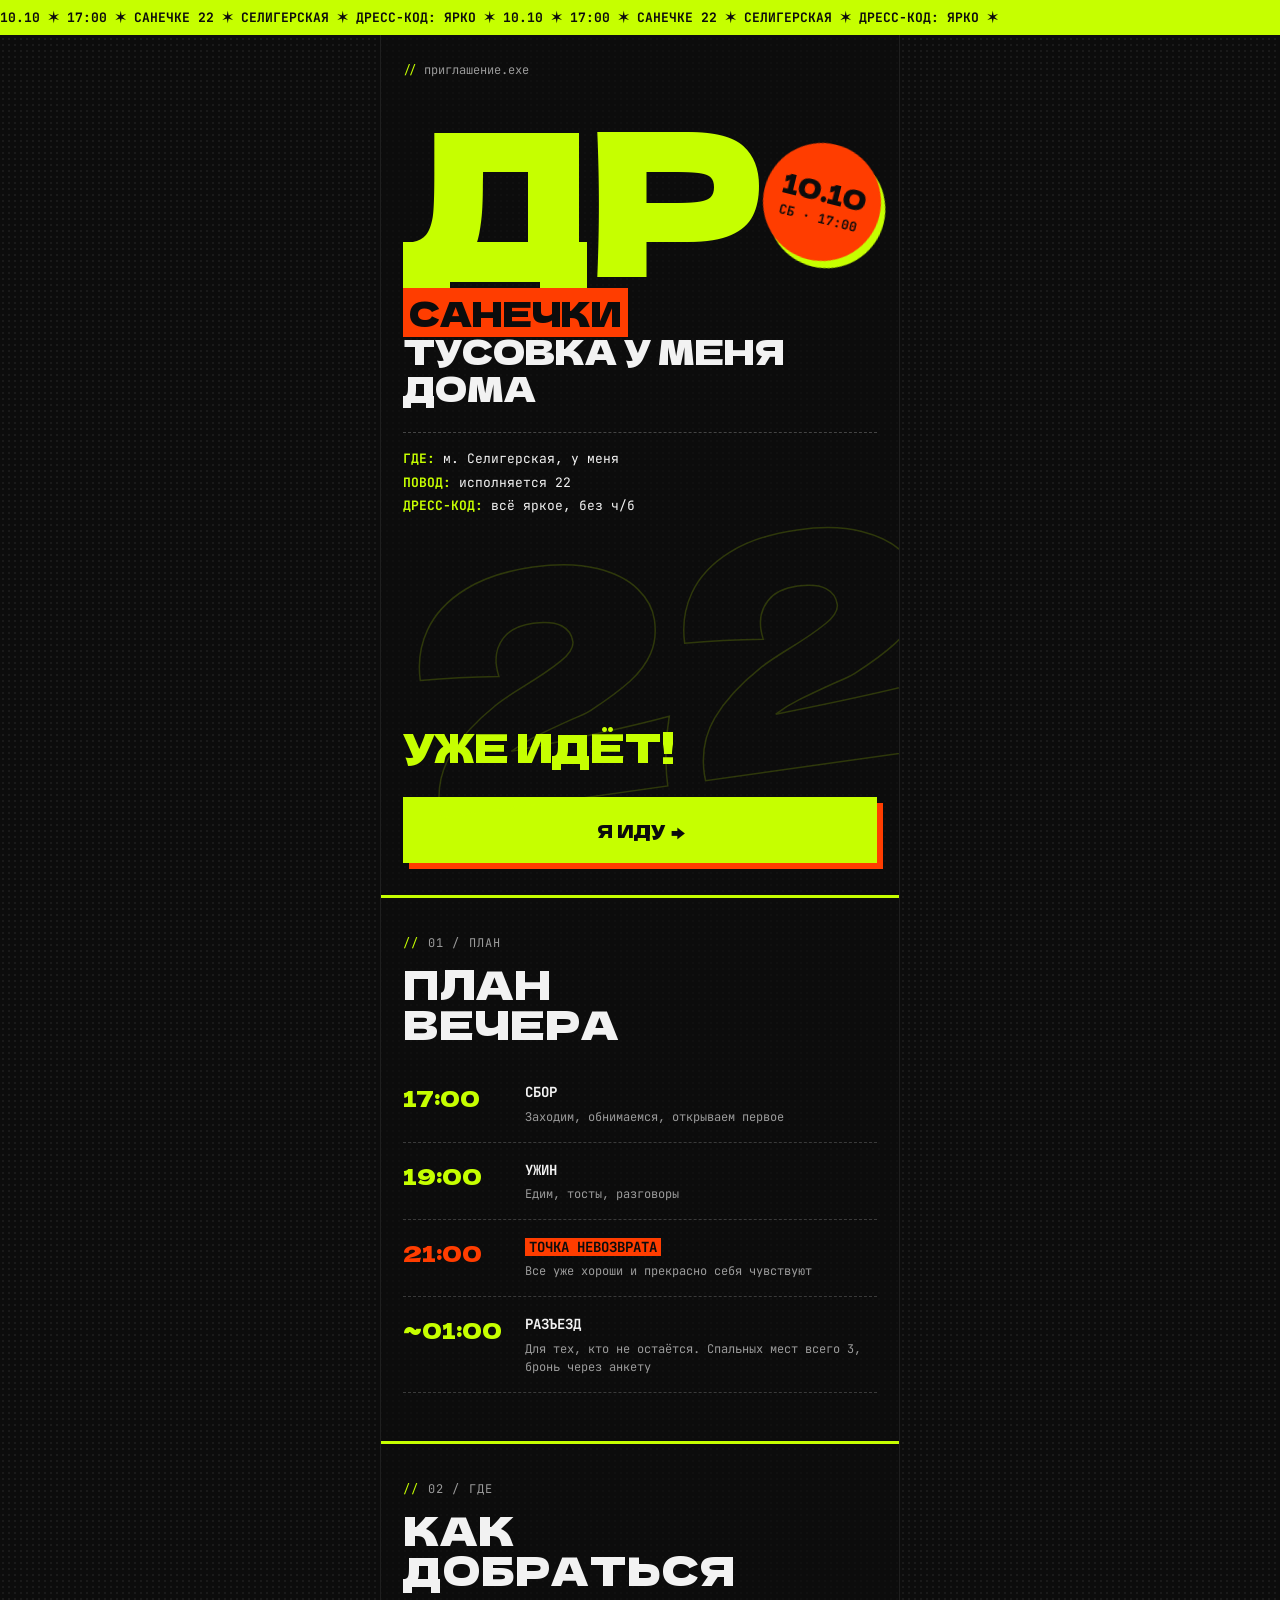
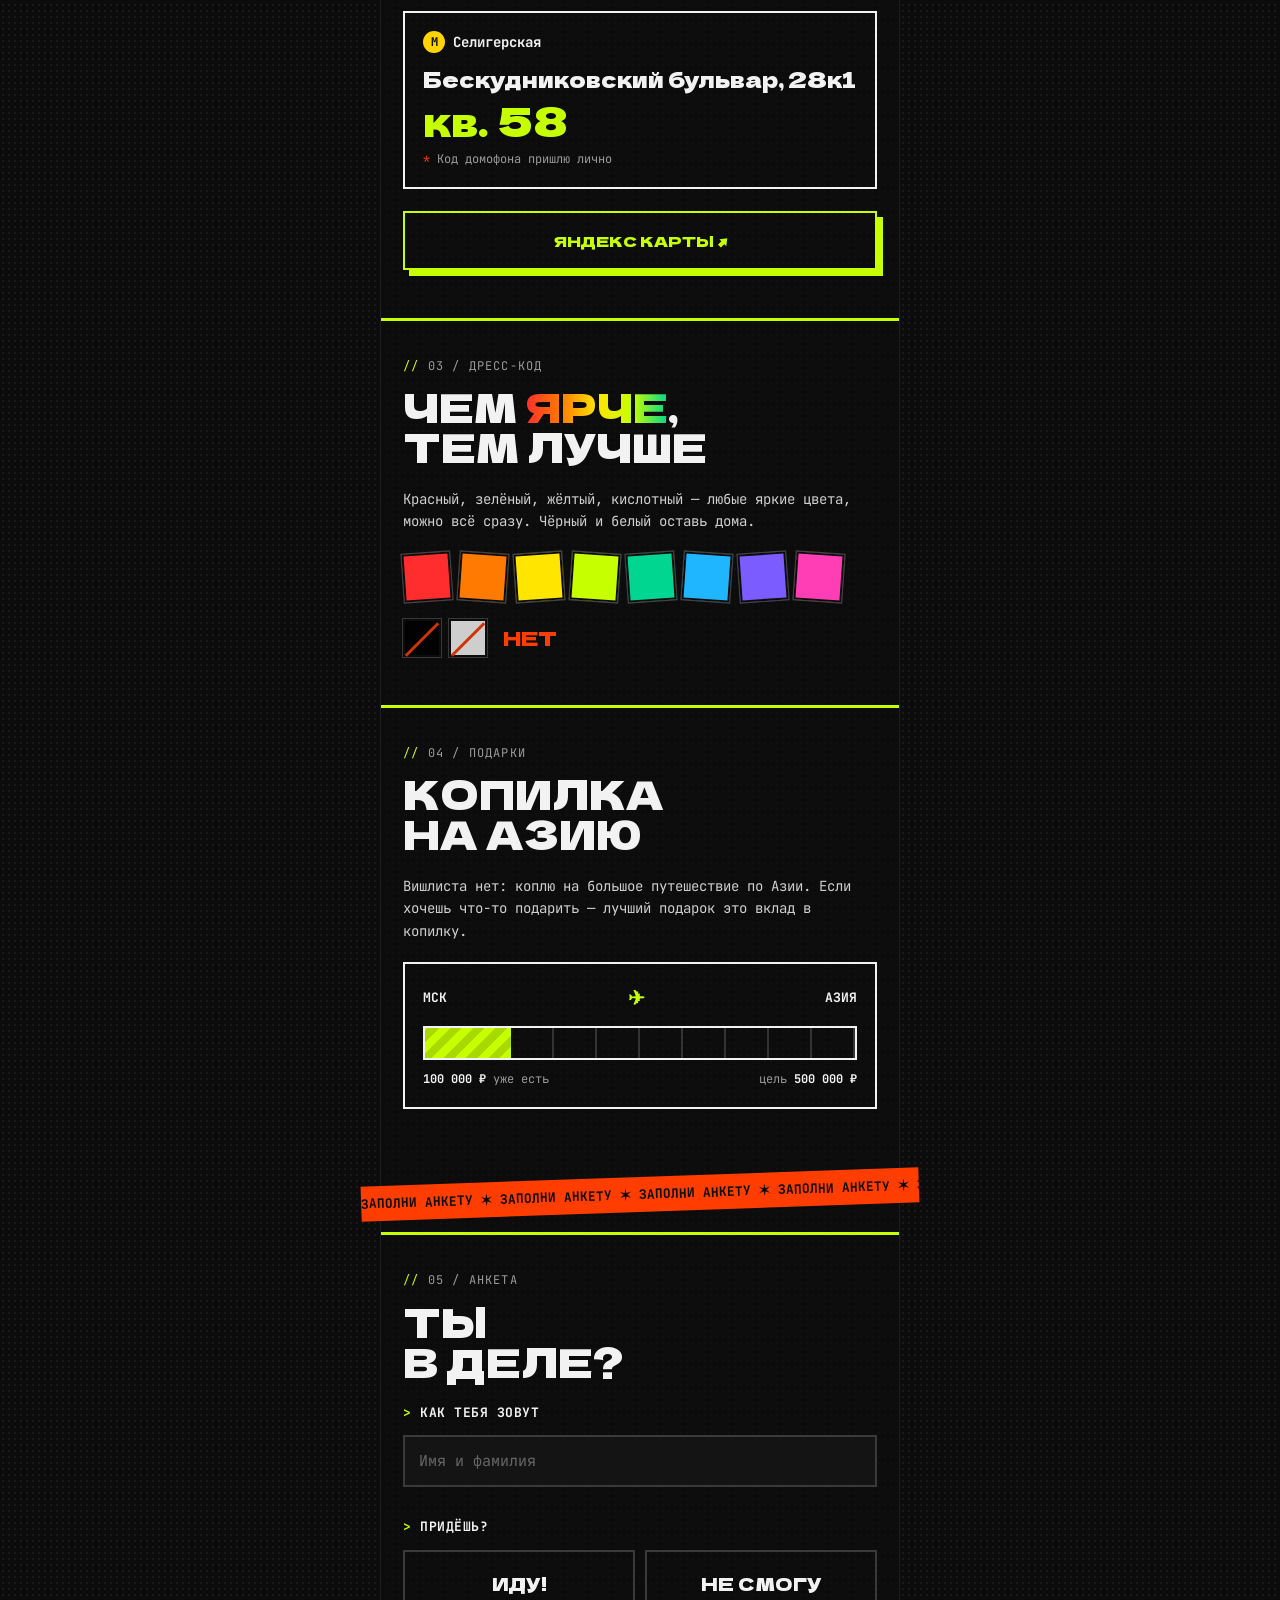
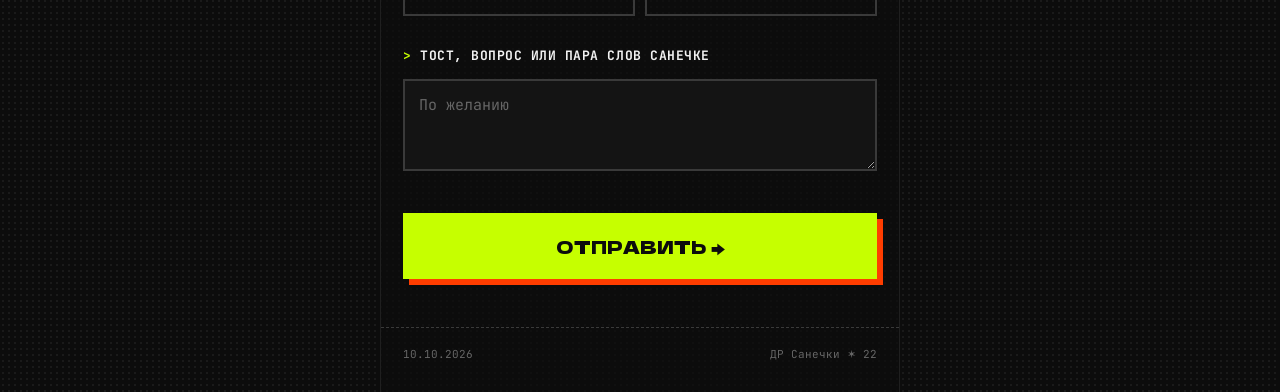
<file: index.html>
<!doctype html>
<html lang="ru">
<head>
  <meta charset="utf-8">
  <meta name="viewport" content="width=device-width, initial-scale=1, viewport-fit=cover">
  <title>ДР Санечки · 10.10</title>
  <meta name="description" content="Санечке 22. Тусовка 10 октября в 17:00, м. Селигерская.">
  <meta name="theme-color" content="#0c0c0c">
  <link rel="icon" href="data:image/svg+xml,<svg xmlns='http://www.w3.org/2000/svg' viewBox='0 0 100 100'><rect width='100' height='100' fill='%23c6ff00'/><text x='50' y='72' font-size='60' text-anchor='middle' font-family='Arial Black' fill='%230c0c0c'>22</text></svg>">
  <link rel="preconnect" href="https://fonts.googleapis.com">
  <link rel="preconnect" href="https://fonts.gstatic.com" crossorigin>
  <link href="https://fonts.googleapis.com/css2?family=Dela+Gothic+One&family=JetBrains+Mono:wght@400;700&display=swap" rel="stylesheet">
  <link rel="stylesheet" href="styles.css?v=5">
</head>
<body>

<div class="marquee" aria-hidden="true">
  <div class="marquee-track">
    <span>10.10 ✶ 17:00 ✶ САНЕЧКЕ 22 ✶ СЕЛИГЕРСКАЯ ✶ ДРЕСС-КОД: ЯРКО ✶&nbsp;</span>
    <span>10.10 ✶ 17:00 ✶ САНЕЧКЕ 22 ✶ СЕЛИГЕРСКАЯ ✶ ДРЕСС-КОД: ЯРКО ✶&nbsp;</span>
  </div>
</div>

<main class="wrap">

  <!-- HERO -->
  <section class="hero">
    <div class="bg22" aria-hidden="true">22</div>
    <p class="tag">приглашение.exe</p>
    <h1 class="dr">ДР</h1>
    <p class="dr2"><em>Санечки</em><br>тусовка у меня дома</p>
    <div class="sticker" aria-hidden="true"><div>10.10<small>СБ · 17:00</small></div></div>

    <dl class="info">
      <div><dt>ГДЕ:</dt><dd>м. Селигерская, у меня</dd></div>
      <div><dt>ПОВОД:</dt><dd>исполняется 22</dd></div>
      <div><dt>ДРЕСС-КОД:</dt><dd>всё яркое, без ч/б</dd></div>
    </dl>

    <div class="count" id="count" aria-label="До вечеринки осталось">
      <div class="count-nums">
        <span data-d>00</span><span class="sep">:</span><span data-h>00</span><span class="sep">:</span><span data-m>00</span><span class="sep">:</span><span data-s>00</span>
      </div>
      <div class="count-l"><span>ДНИ</span><span>ЧАСЫ</span><span>МИН</span><span>СЕК</span></div>
    </div>

    <a class="btn" href="#rsvp">Я иду →</a>
  </section>

  <!-- 01 PLAN -->
  <section class="sec reveal">
    <p class="num">01 / план</p>
    <h2>План<br>вечера</h2>
    <div class="ev"><div class="t">17:00</div><div><div class="n">Сбор</div><div class="d">Заходим, обнимаемся, открываем первое</div></div></div>
    <div class="ev"><div class="t">19:00</div><div><div class="n">Ужин</div><div class="d">Едим, тосты, разговоры</div></div></div>
    <div class="ev hot"><div class="t">21:00</div><div><div class="n">Точка невозврата</div><div class="d">Все уже хороши и прекрасно себя чувствуют</div></div></div>
    <div class="ev"><div class="t">~01:00</div><div><div class="n">Разъезд</div><div class="d">Для тех, кто не остаётся. Спальных мест всего 3, бронь через анкету</div></div></div>
  </section>

  <!-- 02 WHERE -->
  <section class="sec reveal">
    <p class="num">02 / где</p>
    <h2>Как<br>добраться</h2>
    <div class="addr">
      <div class="metro"><span class="m">М</span> Селигерская</div>
      <p class="street">Бескудниковский бульвар, 28к1</p>
      <p class="flat">кв. 58</p>
      <p class="note">Код домофона пришлю лично</p>
    </div>
    <a class="btn btn-ghost" href="https://yandex.ru/maps/?text=%D0%91%D0%B5%D1%81%D0%BA%D1%83%D0%B4%D0%BD%D0%B8%D0%BA%D0%BE%D0%B2%D1%81%D0%BA%D0%B8%D0%B9%20%D0%B1%D1%83%D0%BB%D1%8C%D0%B2%D0%B0%D1%80%2C%2028%D0%BA1%2C%20%D0%9C%D0%BE%D1%81%D0%BA%D0%B2%D0%B0&ll=37.557385%2C55.868789&z=17" target="_blank" rel="noopener">Яндекс Карты ↗</a>
  </section>

  <!-- 03 DRESS CODE -->
  <section class="sec reveal">
    <p class="num">03 / дресс-код</p>
    <h2>Чем <span class="rainbow">ярче</span>,<br>тем лучше</h2>
    <p class="lead">Красный, зелёный, жёлтый, кислотный — любые яркие цвета, можно всё сразу. Чёрный и белый оставь дома.</p>
    <div class="swatches yes">
      <span style="--c:#ff2d2d"></span><span style="--c:#ff7a00"></span><span style="--c:#ffe500"></span><span style="--c:#c6ff00"></span><span style="--c:#00d68f"></span><span style="--c:#1fb6ff"></span><span style="--c:#7a5cff"></span><span style="--c:#ff3db4"></span>
    </div>
    <div class="swatches no">
      <span style="--c:#000"></span><span style="--c:#fff"></span><b>НЕТ</b>
    </div>
  </section>

  <!-- 04 GIFTS -->
  <section class="sec reveal">
    <p class="num">04 / подарки</p>
    <h2>Копилка<br>на Азию</h2>
    <p class="lead">Вишлиста нет: коплю на большое путешествие по Азии. Если хочешь что-то подарить — лучший подарок это вклад в копилку.</p>
    <div class="bank" id="bank">
      <div class="route"><span>МСК</span><span class="plane">✈</span><span>АЗИЯ</span></div>
      <div class="bar"><div class="fill"></div></div>
      <div class="bank-nums">
        <span><b id="bankNow">100 000 ₽</b> уже есть</span>
        <span>цель <b id="bankGoal">500 000 ₽</b></span>
      </div>
    </div>
  </section>

  <div class="marquee marquee-alt" aria-hidden="true">
    <div class="marquee-track reverse">
      <span>ЗАПОЛНИ АНКЕТУ ✶ ЗАПОЛНИ АНКЕТУ ✶ ЗАПОЛНИ АНКЕТУ ✶ ЗАПОЛНИ АНКЕТУ ✶&nbsp;</span>
      <span>ЗАПОЛНИ АНКЕТУ ✶ ЗАПОЛНИ АНКЕТУ ✶ ЗАПОЛНИ АНКЕТУ ✶ ЗАПОЛНИ АНКЕТУ ✶&nbsp;</span>
    </div>
  </div>

  <!-- 05 RSVP -->
  <section class="sec" id="rsvp">
    <p class="num">05 / анкета</p>
    <h2>Ты<br>в деле?</h2>

    <form id="form" novalidate>
      <div class="field">
        <label class="q" for="name">Как тебя зовут</label>
        <input class="input" id="name" name="name" type="text" autocomplete="name" placeholder="Имя и фамилия" maxlength="100" required>
      </div>

      <fieldset class="field">
        <legend class="q">Придёшь?</legend>
        <div class="toggle2">
          <label><input type="radio" name="attending" value="yes"><span>Иду!</span></label>
          <label><input type="radio" name="attending" value="no"><span>Не смогу</span></label>
        </div>
      </fieldset>

      <div id="attendBlock" hidden>

        <div class="field">
          <label class="chk"><input type="checkbox" id="plusOne"><span>Приду не один(а) · +1</span></label>
          <input class="input sub-input" id="plusOneName" type="text" placeholder="Имя спутника" maxlength="100" hidden>
        </div>

        <fieldset class="field">
          <legend class="q">Во сколько примерно будешь</legend>
          <div class="chips">
            <label><input type="radio" name="arrival" value="17:00"><span>К 17:00</span></label>
            <label><input type="radio" name="arrival" value="19:00"><span>К ужину, 19:00</span></label>
            <label><input type="radio" name="arrival" value="21:00"><span>К точке невозврата</span></label>
            <label><input type="radio" name="arrival" value="late"><span>Поздно, но приду</span></label>
          </div>
        </fieldset>

        <fieldset class="field">
          <legend class="q">Что пьёшь</legend>
          <p class="hint">Можно выбрать несколько</p>
          <div id="drinks"></div>
          <label class="chk row"><input type="checkbox" id="noAlcohol"><span>Не пью алкоголь</span></label>
          <label class="chk row"><input type="checkbox" id="drinkCustomOn"><span>Свой вариант</span></label>
          <input class="input sub-input" id="drinkCustom" type="text" placeholder="Напиши, что принести" maxlength="200" hidden>
        </fieldset>

        <fieldset class="field">
          <legend class="q">Еда</legend>
          <label class="chk row"><input type="checkbox" id="foodAny"><span>Всё равно, съем что будет</span></label>
          <label class="chk row"><input type="checkbox" name="food" value="Вегетарианец"><span>Вегетарианец</span></label>
          <label class="chk row"><input type="checkbox" name="food" value="Не ем свинину"><span>Не ем свинину</span></label>
          <label class="chk row"><input type="checkbox" name="food" value="Без глютена"><span>Без глютена</span></label>
          <input class="input" id="allergies" type="text" placeholder="Аллергии или что не ешь" maxlength="300">
        </fieldset>

        <div class="field">
          <p class="q">Ночёвка</p>
          <label class="chk row" id="sleepLabel"><input type="checkbox" id="sleepover"><span>Останусь на ночь</span></label>
          <p class="hint"><span class="spots" id="spotsLeft">3</span> из 3 спальных мест свободно</p>
        </div>

        <div class="field">
          <label class="q" for="track">Какой трек поставить</label>
          <input class="input" id="track" type="text" placeholder="Исполнитель — трек" maxlength="200">
        </div>

        <div class="field">
          <label class="q" for="level">Уровень тусовки, на который настроен(а)</label>
          <div class="level">
            <div class="level-num" id="levelNum">7</div>
            <div class="level-cap" id="levelCap"></div>
          </div>
          <input class="range" id="level" type="range" min="1" max="10" value="7">
          <div class="range-l"><span>чай и разговоры</span><span>проснусь в ванной</span></div>
        </div>
      </div>

      <div class="field">
        <label class="q" for="message">Тост, вопрос или пара слов Санечке</label>
        <textarea class="input" id="message" rows="3" maxlength="1000" placeholder="По желанию"></textarea>
      </div>

      <p class="error" id="error" role="alert" hidden></p>
      <button class="btn" type="submit" id="submit">Отправить →</button>
    </form>

    <div class="done" id="done" hidden>
      <div class="done-big">ЕСТЬ!</div>
      <p class="done-text" id="doneText"></p>
      <button class="btn btn-ghost" type="button" id="edit">Изменить ответ</button>
    </div>
  </section>

  <footer class="foot">
    <span>10.10.2026</span><span>ДР Санечки ✶ 22</span>
  </footer>
</main>

<script src="config.js?v=5"></script>
<script src="app.js?v=5"></script>
</body>
</html>
</file>
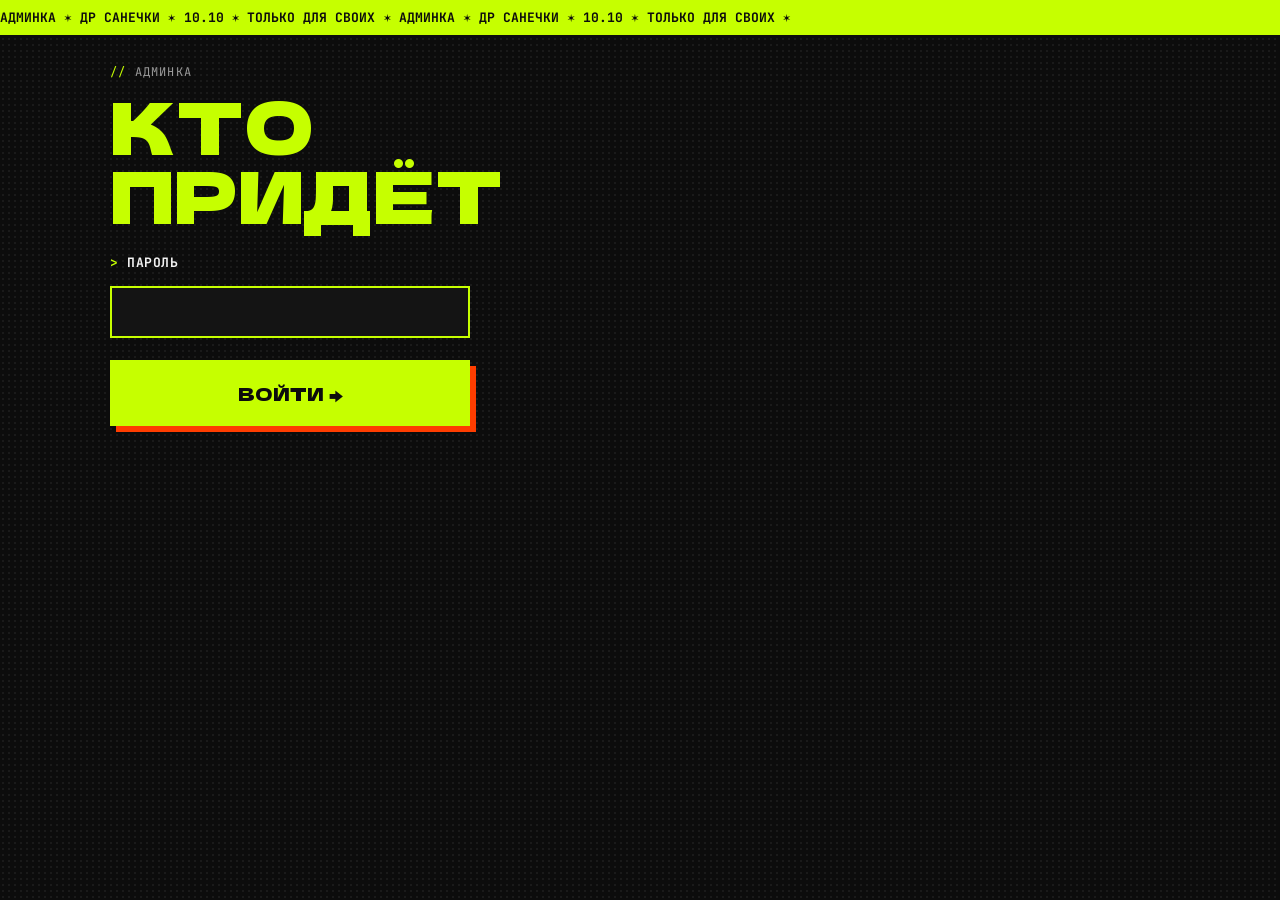
<file: admin.html>
<!doctype html>
<html lang="ru">
<head>
  <meta charset="utf-8">
  <meta name="viewport" content="width=device-width, initial-scale=1, viewport-fit=cover">
  <meta name="robots" content="noindex, nofollow">
  <title>Админка · ДР Санечки</title>
  <meta name="theme-color" content="#0c0c0c">
  <link rel="preconnect" href="https://fonts.googleapis.com">
  <link rel="preconnect" href="https://fonts.gstatic.com" crossorigin>
  <link href="https://fonts.googleapis.com/css2?family=Dela+Gothic+One&family=JetBrains+Mono:wght@400;700&display=swap" rel="stylesheet">
  <link rel="stylesheet" href="styles.css?v=5">
  <link rel="stylesheet" href="admin.css?v=5">
</head>
<body>

<div class="marquee" aria-hidden="true">
  <div class="marquee-track">
    <span>АДМИНКА ✶ ДР САНЕЧКИ ✶ 10.10 ✶ ТОЛЬКО ДЛЯ СВОИХ ✶&nbsp;</span>
    <span>АДМИНКА ✶ ДР САНЕЧКИ ✶ 10.10 ✶ ТОЛЬКО ДЛЯ СВОИХ ✶&nbsp;</span>
  </div>
</div>

<main class="adm">
  <header class="adm-head">
    <div>
      <p class="num">админка</p>
      <h1>Кто<br>придёт</h1>
    </div>
    <div class="adm-actions" id="actions" hidden>
      <button class="mini" id="refresh" type="button">↻ Обновить</button>
      <a class="mini ghost" id="sheetLink" href="#" target="_blank" rel="noopener" hidden>Таблица ↗</a>
      <button class="mini ghost" id="logout" type="button">Выйти</button>
    </div>
  </header>

  <p class="demo" id="demo" hidden>ДЕМО-ДАННЫЕ · таблица ещё не подключена (API_URL в config.js пустой)</p>

  <!-- вход -->
  <form class="login" id="login" hidden>
    <label class="q" for="key">Пароль</label>
    <input class="input" id="key" type="password" autocomplete="current-password" required>
    <p class="error" id="loginError" hidden></p>
    <button class="btn" type="submit">Войти →</button>
  </form>

  <p class="status" id="status" hidden></p>

  <div id="dash" hidden>
    <section class="tiles" id="tiles"></section>

    <div class="grid">
      <section class="panel alert" id="allergyPanel">
        <h2>⚠ Аллергии и ограничения</h2>
        <div id="allergies"></div>
      </section>

      <section class="panel">
        <h2>Алкоголь</h2>
        <p class="sub">Сколько гостей выбрали. Нажми на строку — увидишь кто.</p>
        <div id="drinks"></div>
      </section>

      <section class="panel">
        <h2>Еда</h2>
        <div id="food"></div>
      </section>

      <section class="panel">
        <h2>Кто когда</h2>
        <div id="arrival"></div>
      </section>

      <section class="panel">
        <h2>Уровень тусовки</h2>
        <p class="sub" id="levelAvg"></p>
        <div class="hist" id="levels"></div>
      </section>

      <section class="panel">
        <h2>Плейлист</h2>
        <ol class="plain" id="tracks"></ol>
      </section>

      <section class="panel wide">
        <h2>Пишут Санечке</h2>
        <div id="messages"></div>
      </section>
    </div>

    <section class="guests">
      <h2>Гости</h2>
      <div class="filters">
        <div class="chips" id="filters">
          <label><input type="radio" name="f" value="all" checked><span>Все</span></label>
          <label><input type="radio" name="f" value="yes"><span>Идут</span></label>
          <label><input type="radio" name="f" value="no"><span>Не идут</span></label>
          <label><input type="radio" name="f" value="sleep"><span>Ночуют</span></label>
        </div>
        <input class="input search" id="search" type="search" placeholder="Поиск по имени">
      </div>
      <div class="cards" id="cards"></div>
    </section>
  </div>
</main>

<script src="config.js?v=5"></script>
<script src="admin.js?v=5"></script>
</body>
</html>
</file>
<file: styles.css>
:root {
  --bg: #0c0c0c;
  --lime: #c6ff00;
  --orange: #ff3d00;
  --text: #f2f2f2;
  --muted: #9a9a9a;
  --line: #3a3a3a;
  --display: 'Dela Gothic One', 'Arial Black', sans-serif;
  --mono: 'JetBrains Mono', ui-monospace, Menlo, monospace;
  color-scheme: dark;
}

* { box-sizing: border-box; margin: 0; padding: 0; }
html { scroll-behavior: smooth; -webkit-text-size-adjust: 100%; }
body {
  background: var(--bg);
  background-image: radial-gradient(rgba(255,255,255,.06) 1px, transparent 1px);
  background-size: 6px 6px;
  color: var(--text);
  font: 400 14px/1.6 var(--mono);
  overflow-x: hidden;
}
::selection { background: var(--lime); color: var(--bg); }
[hidden] { display: none !important; }
a { color: inherit; }
:focus-visible { outline: 2px solid var(--lime); outline-offset: 3px; }

.wrap { max-width: 520px; margin: 0 auto; border-left: 1px solid #1f1f1f; border-right: 1px solid #1f1f1f; background: rgba(12,12,12,.7); }

/* ---------- marquee ---------- */
.marquee {
  background: var(--lime); color: var(--bg);
  font: 700 13px var(--mono); white-space: nowrap; overflow: hidden;
  padding: 9px 0; padding-top: calc(9px + env(safe-area-inset-top, 0px));
  position: relative; z-index: 2;
}
.marquee-track { display: inline-flex; animation: mq 18s linear infinite; }
.marquee-track.reverse { animation-direction: reverse; }
@keyframes mq { to { transform: translateX(-50%); } }
.marquee-alt { background: var(--orange); padding-top: 9px; transform: rotate(-2deg); margin: 20px -20px; }

/* ---------- hero ---------- */
.hero {
  position: relative; overflow: hidden;
  min-height: calc(100svh - 40px);
  padding: 26px 22px 32px;
  display: flex; flex-direction: column;
}
.bg22 {
  position: absolute; right: -40px; bottom: 90px;
  font: 400 320px/1 var(--display); color: transparent;
  -webkit-text-stroke: 1.5px rgba(198,255,0,.18);
  transform: rotate(-8deg); pointer-events: none; user-select: none;
}
.tag { font-size: 12px; color: var(--muted); position: relative; }
.tag::before { content: "// "; color: var(--lime); }
.dr {
  position: relative;
  font: 400 clamp(140px, 44vw, 200px)/1 var(--display);
  color: var(--lime); letter-spacing: -.03em; margin-top: 10px;
  animation: pop .7s cubic-bezier(.2,1.4,.4,1) both;
}
@keyframes pop { from { transform: scale(.6) rotate(-6deg); opacity: 0; } }
.dr2 { position: relative; font: 400 34px/1.1 var(--display); text-transform: uppercase; margin-top: 4px; }
.dr2 em { font-style: normal; background: var(--orange); color: var(--bg); padding: 0 6px; }
.sticker {
  position: absolute; right: 18px; top: 108px; width: 118px; height: 118px; border-radius: 50%;
  background: var(--orange); color: var(--bg); display: grid; place-items: center; text-align: center;
  font: 400 26px/1 var(--display); transform: rotate(14deg);
  box-shadow: 6px 6px 0 var(--lime); animation: wob 3s ease-in-out infinite;
}
.sticker small { display: block; font: 700 13px var(--mono); margin-top: 6px; }
@keyframes wob { 50% { transform: rotate(4deg) scale(1.05); } }

.info { position: relative; margin-top: 26px; font-size: 13px; line-height: 1.8; border-top: 1px dashed #444; padding-top: 14px; }
.info div { display: flex; gap: 8px; }
.info dt { color: var(--lime); font-weight: 700; }

.count { position: relative; margin-top: auto; padding-top: 28px; }
.count-nums { font: 700 clamp(34px, 11vw, 46px)/1 var(--mono); letter-spacing: -.02em; display: flex; justify-content: space-between; }
.count-nums .sep { color: var(--orange); }
.count-l { display: flex; justify-content: space-between; font-size: 10px; color: #777; padding: 6px 6px 0; letter-spacing: .1em; }
.count.over .count-nums { font: 400 40px var(--display); color: var(--lime); justify-content: flex-start; }

/* ---------- buttons ---------- */
.btn {
  display: block; width: 100%; margin-top: 22px; padding: 20px;
  border: 0; background: var(--lime); color: var(--bg);
  font: 400 18px var(--display); text-transform: uppercase; text-align: center; text-decoration: none;
  box-shadow: 6px 6px 0 var(--orange); cursor: pointer;
  transition: transform .12s, box-shadow .12s;
}
.btn:hover { transform: translate(-2px, -2px); box-shadow: 8px 8px 0 var(--orange); }
.btn:active { transform: translate(4px, 4px); box-shadow: 2px 2px 0 var(--orange); }
.btn:disabled { opacity: .5; cursor: wait; }
.btn-ghost { background: transparent; color: var(--lime); border: 2px solid var(--lime); box-shadow: 6px 6px 0 var(--lime); font-size: 15px; padding: 17px; }
.btn-ghost:hover { box-shadow: 8px 8px 0 var(--lime); }
.btn-ghost:active { box-shadow: 2px 2px 0 var(--lime); }

/* ---------- sections ---------- */
.sec { padding: 36px 22px 48px; border-top: 3px solid var(--lime); }
.num { font-size: 12px; color: var(--muted); text-transform: uppercase; letter-spacing: .1em; }
.num::before { content: "// "; color: var(--lime); }
h2 { font: 400 40px/1 var(--display); text-transform: uppercase; margin: 10px 0 22px; }
.lead { color: #cfcfcf; font-size: 14px; margin-bottom: 20px; }

.reveal { opacity: 0; transform: translateY(30px); transition: opacity .6s, transform .6s; }
.reveal.in { opacity: 1; transform: none; }

/* plan */
.ev { display: grid; grid-template-columns: 112px 1fr; gap: 10px; padding: 16px 0; border-bottom: 1px dashed var(--line); }
.ev .t { font: 400 22px var(--display); color: var(--lime); white-space: nowrap; }
.ev .n { font-weight: 700; font-size: 14px; text-transform: uppercase; }
.ev .d { font-size: 12px; color: var(--muted); margin-top: 4px; line-height: 1.5; }
.ev.hot .t { color: var(--orange); }
.ev.hot .n { background: var(--orange); color: var(--bg); display: inline; padding: 0 4px; }

/* where */
.addr { border: 2px solid var(--text); padding: 18px; position: relative; }
.metro { display: flex; align-items: center; gap: 8px; font-weight: 700; }
.metro .m { display: grid; place-items: center; width: 22px; height: 22px; border-radius: 50%; background: #ffd400; color: var(--bg); font-size: 12px; }
.street { font: 400 22px/1.2 var(--display); margin-top: 12px; }
.flat { font: 400 40px/1.1 var(--display); color: var(--lime); margin-top: 6px; }
.note { font-size: 12px; color: var(--muted); margin-top: 8px; }
.note::before { content: "* "; color: var(--orange); }

/* dress code */
.rainbow {
  background: linear-gradient(90deg, #ff2d2d, #ff7a00, #ffe500, #c6ff00, #00d68f, #1fb6ff, #7a5cff, #ff3db4, #ff2d2d);
  background-size: 200% 100%;
  -webkit-background-clip: text; background-clip: text; color: transparent;
  animation: rb 4s linear infinite;
}
@keyframes rb { to { background-position: -200% 0; } }
.swatches { display: flex; flex-wrap: wrap; gap: 8px; align-items: center; }
.swatches span { width: 48px; height: 48px; background: var(--c); border: 2px solid var(--bg); outline: 1px solid #444; }
.swatches.yes span:nth-child(odd) { transform: rotate(-4deg); }
.swatches.yes span:nth-child(even) { transform: rotate(4deg); }
.swatches.no { margin-top: 18px; }
.swatches.no span { position: relative; width: 38px; height: 38px; opacity: .8; }
.swatches.no span::after { content: ""; position: absolute; left: -6px; right: -6px; top: 50%; height: 3px; background: var(--orange); transform: rotate(-45deg); }
.swatches.no b { color: var(--orange); font: 400 20px var(--display); margin-left: 8px; }

/* bank */
.bank { border: 2px solid var(--text); padding: 18px; }
.route { display: flex; justify-content: space-between; align-items: center; font-weight: 700; font-size: 13px; }
.plane { color: var(--lime); font-size: 20px; display: inline-block; }
.bar { position: relative; height: 34px; margin-top: 12px; border: 2px solid var(--text); background: repeating-linear-gradient(90deg, transparent 0 calc(10% - 2px), #333 calc(10% - 2px) 10%); }
.fill { position: absolute; inset: 0 auto 0 0; width: 0; background: repeating-linear-gradient(-45deg, var(--lime) 0 8px, #a8d900 8px 16px); transition: width 1.6s cubic-bezier(.2,.8,.2,1); }
.bank.in .fill { width: var(--p, 0%); }
.bank-nums { display: flex; justify-content: space-between; gap: 10px; flex-wrap: wrap; margin-top: 10px; font-size: 12px; color: var(--muted); }
.bank-nums b { color: var(--text); }

/* ---------- form ---------- */
form { display: flex; flex-direction: column; }
fieldset { border: 0; min-width: 0; }
.field { margin-bottom: 30px; }
.q { display: block; font-weight: 700; text-transform: uppercase; font-size: 13px; letter-spacing: .04em; margin-bottom: 12px; }
.q::before { content: "> "; color: var(--lime); }
.hint { font-size: 12px; color: var(--muted); margin: -6px 0 10px; }
.input {
  width: 100%; padding: 14px; background: #141414; color: var(--text);
  border: 2px solid var(--line); border-radius: 0; font: 400 15px var(--mono);
  transition: border-color .15s;
}
.input::placeholder { color: #666; }
.input:focus { outline: none; border-color: var(--lime); }
textarea.input { resize: vertical; }
.sub-input { margin-top: 10px; }

.toggle2 { display: grid; grid-template-columns: 1fr 1fr; gap: 10px; }
.toggle2 label, .chips label { cursor: pointer; }
.toggle2 input, .chips input { position: absolute; opacity: 0; pointer-events: none; }
.toggle2 span {
  display: block; padding: 18px 8px; text-align: center; border: 2px solid var(--line);
  font: 400 18px var(--display); text-transform: uppercase; transition: .15s;
}
.toggle2 label:first-child input:checked + span { background: var(--lime); color: var(--bg); border-color: var(--lime); box-shadow: 4px 4px 0 var(--orange); }
.toggle2 label:last-child input:checked + span { background: var(--orange); color: var(--bg); border-color: var(--orange); box-shadow: 4px 4px 0 var(--lime); }
.toggle2 input:focus-visible + span, .chips input:focus-visible + span { outline: 2px solid var(--lime); outline-offset: 3px; }

.chips { display: flex; flex-wrap: wrap; gap: 8px; }
.chips span { display: inline-block; padding: 10px 14px; border: 2px solid var(--line); font-size: 13px; font-weight: 700; transition: .15s; }
.chips input:checked + span { background: var(--lime); color: var(--bg); border-color: var(--lime); }

/* checkbox */
.chk { display: flex; align-items: center; gap: 12px; cursor: pointer; font-size: 14px; user-select: none; }
.chk.row { padding: 12px 0; border-bottom: 1px dashed var(--line); }
.chk input {
  appearance: none; -webkit-appearance: none; flex: none;
  width: 22px; height: 22px; border: 2px solid var(--muted); background: transparent; cursor: pointer;
  display: grid; place-items: center; transition: .12s;
}
.chk input::after { content: "✕"; font: 700 14px var(--mono); color: var(--bg); transform: scale(0); transition: transform .12s; }
.chk input:checked { background: var(--lime); border-color: var(--lime); }
.chk input:checked::after { transform: scale(1); }
.chk input:disabled { opacity: .35; cursor: not-allowed; }
.chk input:disabled + span { opacity: .4; text-decoration: line-through; }
#allergies { margin-top: 14px; }

/* accordion */
.acc { border-bottom: 1px dashed var(--line); }
.acc-head {
  width: 100%; display: flex; align-items: center; gap: 10px; padding: 14px 0;
  background: none; border: 0; color: var(--text); cursor: pointer; text-align: left;
  font: 400 20px var(--display); text-transform: uppercase;
}
.acc-title { flex: 1; }
.acc-count { font: 700 12px var(--mono); background: var(--lime); color: var(--bg); padding: 2px 8px; }
.acc-count:empty { display: none; }
.acc-icon { font: 700 22px var(--mono); color: var(--lime); transition: transform .2s; width: 22px; text-align: center; }
.acc.open .acc-icon { transform: rotate(45deg); color: var(--orange); }
.acc-body { display: grid; grid-template-rows: 0fr; transition: grid-template-rows .25s ease; }
.acc.open .acc-body { grid-template-rows: 1fr; }
.acc-inner { overflow: hidden; }
.acc-inner .chk { padding: 0 0 14px 4px; }
.acc-inner .chk:first-child { padding-top: 2px; }

/* sleepover */
.chk.row + .hint { margin-top: 10px; }
.spots { color: var(--lime); font-weight: 700; }
.spots.zero { color: var(--orange); }

/* level */
.level { display: flex; align-items: center; gap: 16px; }
.level-num { font: 400 64px/1 var(--display); color: var(--lime); min-width: 1.4em; transition: color .2s; }
.level-cap { font-weight: 700; text-transform: uppercase; font-size: 13px; }
.range { width: 100%; margin-top: 14px; appearance: none; -webkit-appearance: none; height: 34px; background: transparent; cursor: pointer; }
.range::-webkit-slider-runnable-track { height: 10px; background: linear-gradient(90deg, var(--lime), var(--orange)); border: 2px solid var(--text); }
.range::-moz-range-track { height: 10px; background: linear-gradient(90deg, var(--lime), var(--orange)); border: 2px solid var(--text); }
.range::-webkit-slider-thumb { -webkit-appearance: none; width: 30px; height: 30px; margin-top: -12px; background: var(--text); border: 3px solid var(--bg); box-shadow: 3px 3px 0 var(--orange); }
.range::-moz-range-thumb { width: 26px; height: 26px; background: var(--text); border: 3px solid var(--bg); border-radius: 0; box-shadow: 3px 3px 0 var(--orange); }
.range-l { display: flex; justify-content: space-between; font-size: 11px; color: var(--muted); margin-top: 4px; }

.error { border: 2px solid var(--orange); color: var(--orange); padding: 12px; font-weight: 700; font-size: 13px; }
#submit { margin-top: 6px; }

.done { text-align: left; animation: pop .5s cubic-bezier(.2,1.4,.4,1) both; }
.done-big { font: 400 clamp(64px, 20vw, 96px)/1 var(--display); color: var(--lime); }
.done-text { font-size: 15px; margin-top: 16px; }

.foot { display: flex; justify-content: space-between; padding: 18px 22px calc(28px + env(safe-area-inset-bottom, 0px)); font-size: 11px; color: #666; border-top: 1px dashed var(--line); }

@media (prefers-reduced-motion: reduce) {
  *, *::before, *::after { animation: none !important; transition: none !important; }
  .reveal { opacity: 1; transform: none; }
}
</file>
<file: admin.css>
.adm { max-width: 1100px; margin: 0 auto; padding: 28px 20px 60px; }
.adm h1 { font: 400 clamp(44px, 12vw, 72px)/.95 var(--display); text-transform: uppercase; color: var(--lime); margin-top: 8px; }
.adm h2 { font-size: 20px; margin: 0 0 14px; }
.adm-head { display: flex; justify-content: space-between; align-items: flex-end; gap: 16px; flex-wrap: wrap; margin-bottom: 26px; }
.adm-actions { display: flex; gap: 10px; }
.mini { padding: 10px 14px; border: 2px solid var(--lime); background: var(--lime); color: var(--bg); font: 700 13px var(--mono); cursor: pointer; }
.mini.ghost { background: transparent; color: var(--lime); }
a.mini { text-decoration: none; display: inline-block; }
.mini:disabled { opacity: .5; cursor: wait; }
.demo { background: var(--orange); color: var(--bg); font-weight: 700; font-size: 12px; padding: 8px 12px; margin-bottom: 20px; }
.status { color: var(--muted); padding: 30px 0; }
.login { max-width: 360px; }
.login .error { margin-top: 12px; }

/* tiles */
.tiles { display: grid; grid-template-columns: repeat(auto-fit, minmax(150px, 1fr)); gap: 12px; margin-bottom: 20px; }
.tile { border: 2px solid var(--line); padding: 14px 16px; background: #111; }
.tile .k { font-size: 11px; color: var(--muted); text-transform: uppercase; letter-spacing: .06em; }
.tile .v { font: 400 40px/1.1 var(--display); color: var(--text); margin-top: 6px; }
.tile .v small { font: 700 14px var(--mono); color: var(--muted); }
.tile .s { font-size: 12px; color: var(--muted); margin-top: 2px; }
.tile.hl { border-color: var(--lime); }
.tile.hl .v { color: var(--lime); }

/* panels */
.grid { display: grid; grid-template-columns: repeat(auto-fit, minmax(320px, 1fr)); gap: 12px; align-items: start; }
.panel { border: 2px solid var(--line); padding: 18px; background: #111; min-width: 0; }
.panel.wide { grid-column: 1 / -1; }
.panel.alert { border-color: var(--orange); }
.panel.alert h2 { color: var(--orange); }
.sub { font-size: 12px; color: var(--muted); margin: -8px 0 12px; }
.empty { color: #666; font-size: 13px; }
.group { font: 700 11px var(--mono); color: var(--muted); text-transform: uppercase; letter-spacing: .08em; margin: 14px 0 4px; }
.group:first-child { margin-top: 0; }

/* bar rows */
.bar-row { border-bottom: 1px dashed #262626; }
.bar-row summary { list-style: none; display: grid; grid-template-columns: minmax(90px, 46%) 1fr 28px; align-items: center; gap: 10px; padding: 7px 0; cursor: pointer; }
.bar-row summary::-webkit-details-marker { display: none; }
.bar-row summary:hover .bl { color: var(--lime); }
.bar-row .bl { font-size: 13px; overflow: hidden; text-overflow: ellipsis; white-space: nowrap; }
.bar-row .bt { height: 14px; background: #1c1c1c; }
.bar-row .bf { height: 100%; background: var(--lime); border-radius: 0 4px 4px 0; min-width: 0; }
.bar-row.zero .bl, .bar-row.zero .bv { color: #555; }
.bar-row .bv { font-weight: 700; text-align: right; font-size: 13px; }
.bar-row .who { font-size: 12px; color: var(--muted); padding: 0 0 10px; }
.bar-row[open] .bl { color: var(--lime); }

/* histogram */
.hist { display: grid; grid-template-columns: repeat(10, 1fr); gap: 4px; align-items: end; height: 150px; }
.hist .col { display: flex; flex-direction: column; align-items: center; justify-content: flex-end; height: 100%; cursor: default; }
.hist .cv { font-size: 11px; font-weight: 700; margin-bottom: 4px; min-height: 14px; }
.hist .cb { width: 100%; background: var(--lime); border-radius: 4px 4px 0 0; }
.hist .col.hot .cb { background: var(--orange); }
.hist .cl { font-size: 11px; color: var(--muted); margin-top: 6px; border-top: 1px solid var(--line); width: 100%; text-align: center; padding-top: 4px; }

/* lists */
.plain { padding-left: 20px; font-size: 13px; }
.plain li { padding: 5px 0; border-bottom: 1px dashed #262626; }
.plain li span, .msg .from { color: var(--muted); }
.msg { padding: 10px 0; border-bottom: 1px dashed #262626; font-size: 14px; }
.msg .from { font-size: 12px; margin-bottom: 2px; }
.alg { padding: 8px 0; border-bottom: 1px dashed #3a2015; font-size: 13px; }
.alg b { color: var(--text); }
.alg .tags { color: var(--orange); }

/* guests */
.guests { margin-top: 36px; }
.filters { display: flex; flex-wrap: wrap; gap: 12px; align-items: center; margin-bottom: 16px; }
.search { max-width: 280px; padding: 10px 12px; }
.cards { display: grid; grid-template-columns: repeat(auto-fill, minmax(280px, 1fr)); gap: 12px; }
.card { border: 2px solid var(--line); padding: 16px; background: #111; font-size: 13px; }
.card.no { opacity: .6; }
.card-top { display: flex; justify-content: space-between; align-items: flex-start; gap: 8px; margin-bottom: 10px; }
.card-name { font: 400 18px/1.15 var(--display); }
.badge { font: 700 11px var(--mono); padding: 3px 7px; white-space: nowrap; }
.badge.yes { background: var(--lime); color: var(--bg); }
.badge.no { background: var(--orange); color: var(--bg); }
.card dl { display: grid; grid-template-columns: 92px 1fr; gap: 4px 10px; }
.card dt { color: var(--muted); }
.card dd { word-break: break-word; }
.card .warn { color: var(--orange); font-weight: 700; }
.card-foot { margin-top: 10px; font-size: 11px; color: #666; }

/* внутри Telegram: без бегущей строки, компактнее шапка */
.in-tg .marquee { display: none; }
.in-tg .adm { padding-top: 16px; }
.in-tg .adm h1 { font-size: 40px; }
</file>
